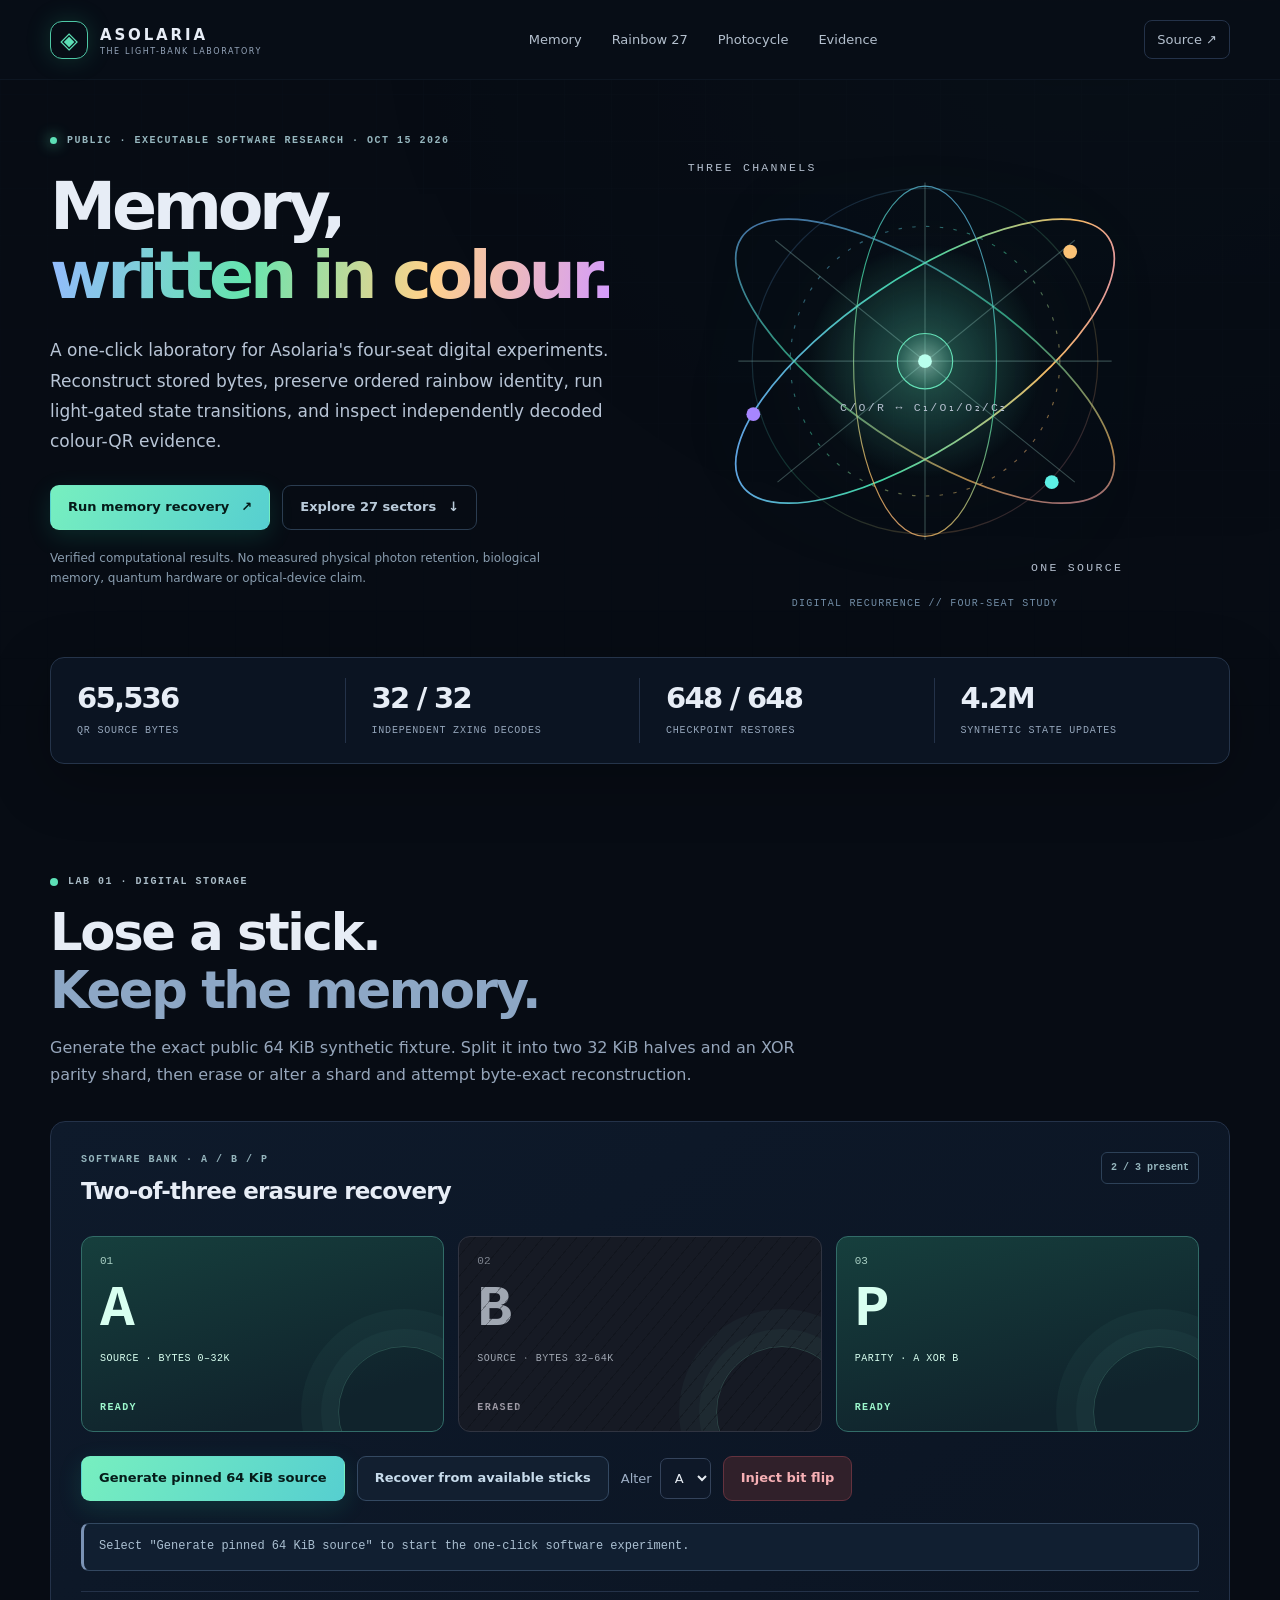
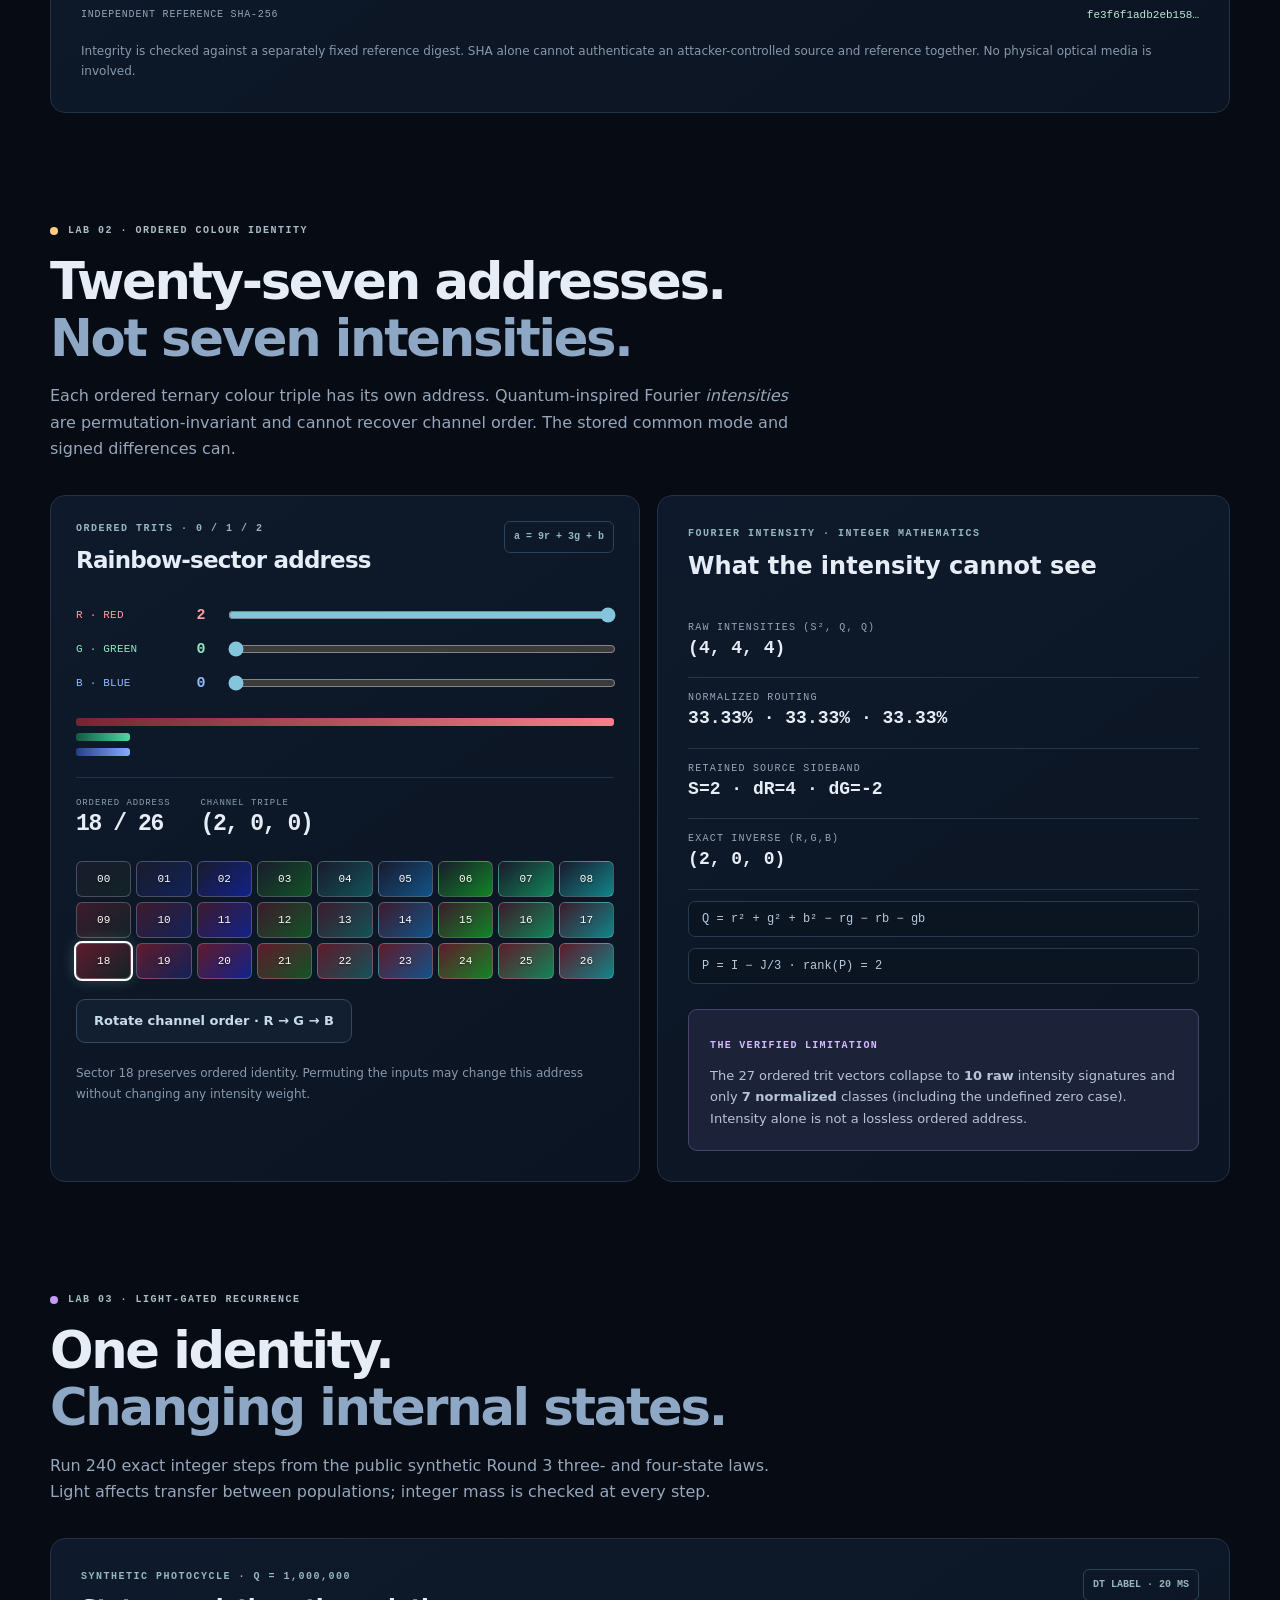
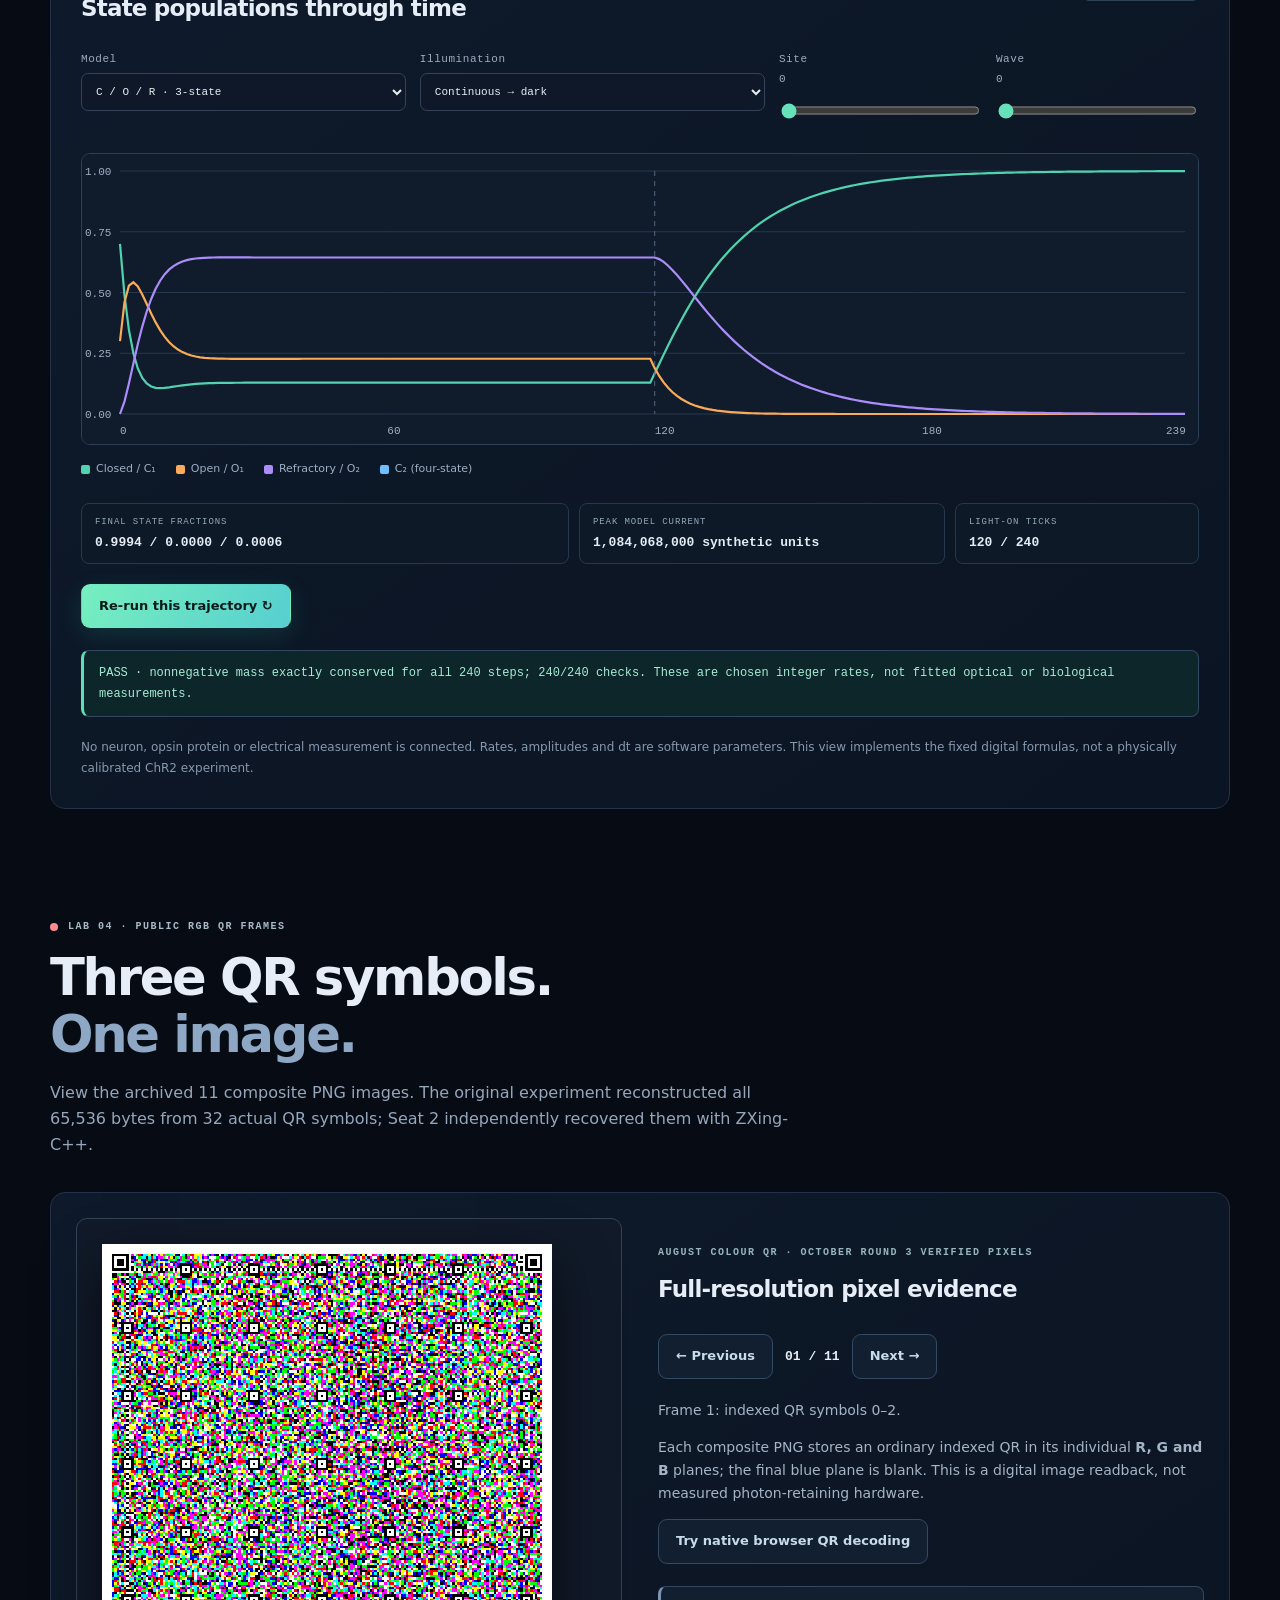
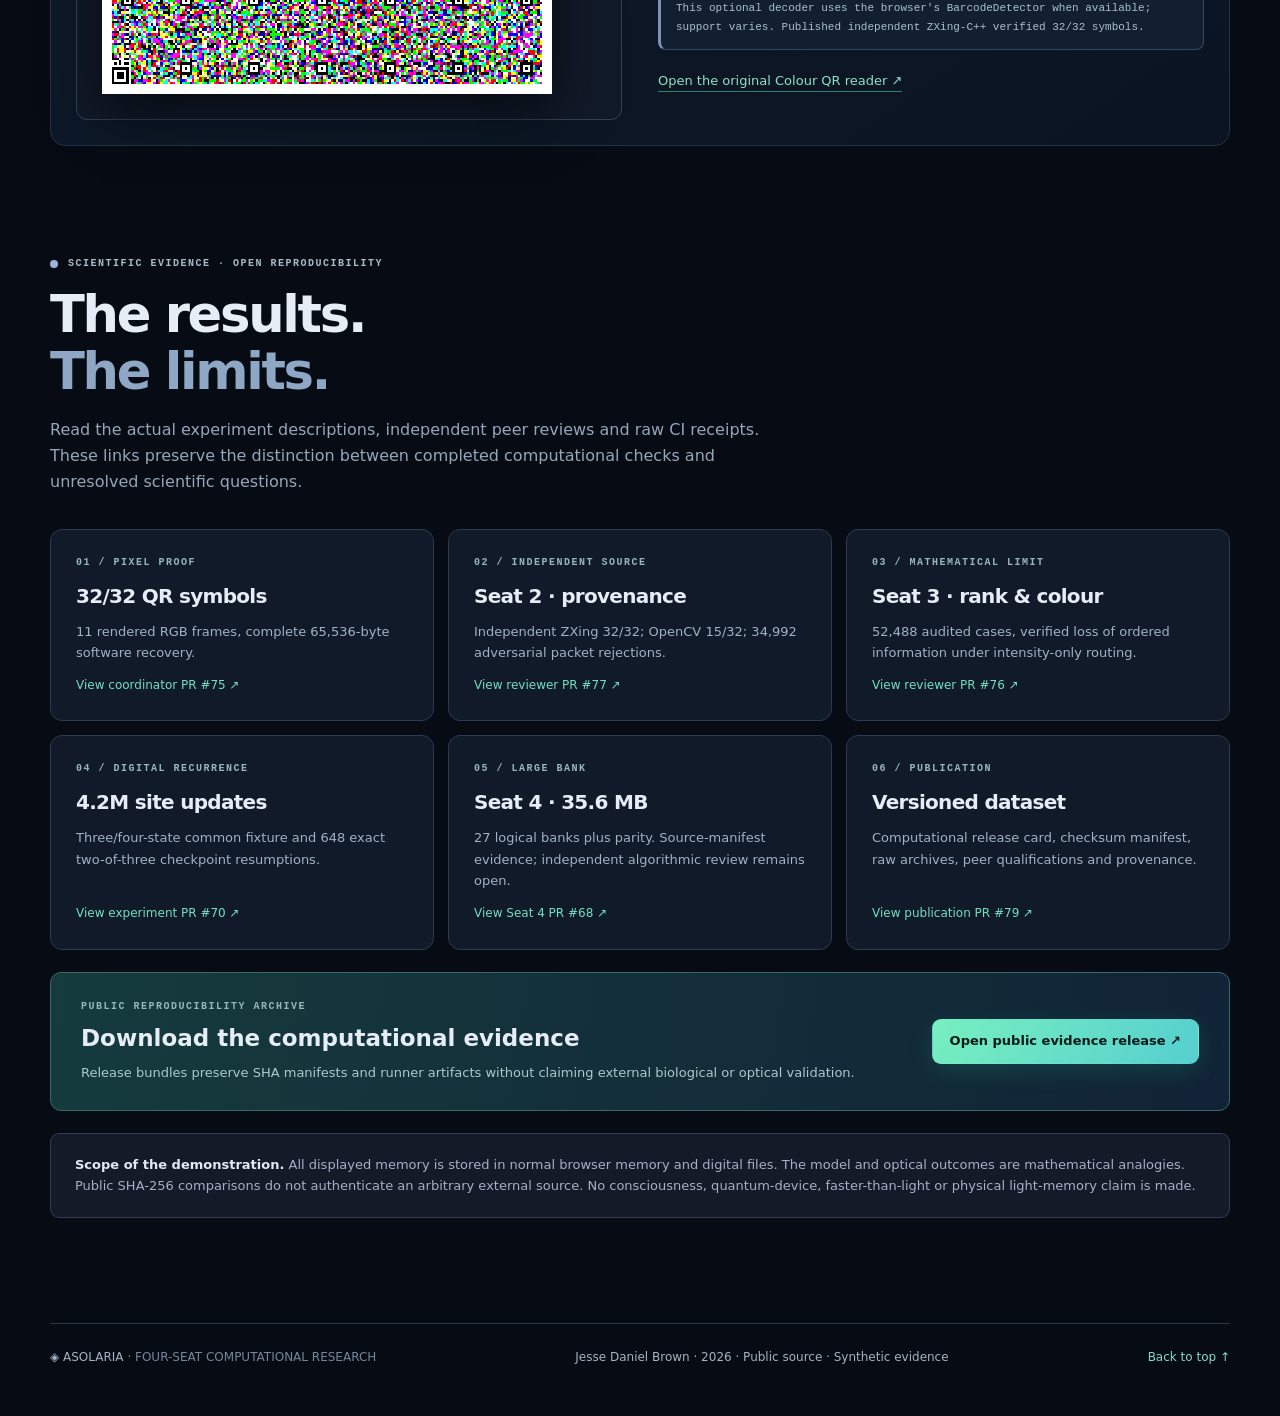
<file: asolaria-lightbank-demo/index.html>
<!doctype html>
<html lang="en">
<head>
  <meta charset="utf-8">
  <meta name="viewport" content="width=device-width, initial-scale=1">
  <meta name="theme-color" content="#080e17">
  <meta name="description" content="Open Asolaria's verified computational light-bank laboratory: recover 64 KiB from two-of-three shards, explore ordered rainbow sectors, run three/four-state light-gated recurrence, and view the real RGB QR frames.">
  <title>Asolaria Light-Bank Lab — One-Click Computational Demo</title>
  <link rel="stylesheet" href="./style.css">
  <script defer src="./app.js"></script>
</head>
<body>
  <div class="background-grid" aria-hidden="true"></div>
  <header class="topbar">
    <a href="#top" class="brand"><span class="brandmark" aria-hidden="true">◈</span><span><b>ASOLARIA</b><small>THE LIGHT-BANK LABORATORY</small></span></a>
    <nav aria-label="Primary">
      <button type="button" data-scroll="memory" class="nav-link">Memory</button>
      <button type="button" data-scroll="rainbow" class="nav-link">Rainbow 27</button>
      <button type="button" data-scroll="photocycle" class="nav-link">Photocycle</button>
      <button type="button" data-scroll="evidence" class="nav-link">Evidence</button>
    </nav>
    <a class="nav-github" target="_blank" rel="noopener" href="https://github.com/JesseBrown1980/asolaria-stone-to-moss">Source ↗</a>
  </header>
  <main id="top">
    <section class="hero content">
      <div class="hero-copy">
        <div class="eyebrow"><span class="pulse-dot"></span> PUBLIC · EXECUTABLE SOFTWARE RESEARCH · OCT 15 2026</div>
        <h1>Memory,<br><span class="rainbow-title">written in colour.</span></h1>
        <p class="intro">A one-click laboratory for Asolaria's four-seat digital experiments. Reconstruct stored bytes, preserve ordered rainbow identity, run light-gated state transitions, and inspect independently decoded colour-QR evidence.</p>
        <div class="hero-actions">
          <button type="button" class="button primary" data-scroll="memory">Run memory recovery <span>↗</span></button>
          <button type="button" class="button quiet" data-scroll="rainbow">Explore 27 sectors <span>↓</span></button>
        </div>
        <p class="honesty">Verified computational results. No measured physical photon retention, biological memory, quantum hardware or optical-device claim.</p>
      </div>
      <div class="hero-art" aria-hidden="true">
        <svg class="hero-orbit" viewBox="0 0 460 420" fill="none">
          <defs>
            <linearGradient id="orbit" x1="80" x2="390" y1="55" y2="350" gradientUnits="userSpaceOnUse"><stop stop-color="#6d8bff"/><stop offset=".45" stop-color="#42d5a5"/><stop offset=".75" stop-color="#f6ba65"/><stop offset="1" stop-color="#c765f5"/></linearGradient>
            <radialGradient id="core" cx=".5" cy=".5" r=".5"><stop stop-color="#d7ffee" stop-opacity=".95"/><stop offset=".23" stop-color="#50cba9" stop-opacity=".5"/><stop offset="1" stop-color="#50cba9" stop-opacity="0"/></radialGradient>
          </defs>
          <circle cx="230" cy="205" r="150" stroke="url(#orbit)" opacity=".20"/>
          <circle cx="230" cy="205" r="117" stroke="url(#orbit)" stroke-dasharray="3 9" opacity=".5"/>
          <ellipse cx="230" cy="205" rx="192" ry="73" stroke="url(#orbit)" stroke-width="1.5" transform="rotate(-34 230 205)"/>
          <ellipse cx="230" cy="205" rx="192" ry="73" stroke="url(#orbit)" stroke-width="1.5" transform="rotate(34 230 205)" opacity=".7"/>
          <ellipse cx="230" cy="205" rx="152" ry="62" stroke="url(#orbit)" transform="rotate(90 230 205)" opacity=".8"/>
          <circle cx="230" cy="205" r="102" fill="url(#core)" opacity=".6"/>
          <g stroke="#a4d9d0" opacity=".3"><path d="M230 50V360M68 205H392M100 100L360 310M102 310L360 100"/></g>
          <circle cx="230" cy="205" r="24" fill="#6ee9bd" fill-opacity=".13" stroke="#65dfb6"/>
          <circle cx="230" cy="205" r="6" fill="#b9ffed"/>
          <circle cx="81" cy="251" r="6" fill="#a786ff"/><circle cx="356" cy="110" r="6" fill="#fac276"/><circle cx="340" cy="310" r="6" fill="#5df0e5"/>
          <g font-family="ui-monospace,monospace" font-size="10" letter-spacing="2" fill="#b4bfce"><text x="24" y="40">THREE CHANNELS</text><text x="322" y="387">ONE SOURCE</text><text x="229" y="248" text-anchor="middle">C/O/R ↔ C₁/O₁/O₂/C₂</text></g>
        </svg>
        <div class="orbit-label">DIGITAL RECURRENCE // FOUR-SEAT STUDY</div>
      </div>
    </section>

    <section class="stats-strip content" aria-label="Published computational benchmarks">
      <div><strong>65,536</strong><span>QR SOURCE BYTES</span></div>
      <div><strong>32 / 32</strong><span>INDEPENDENT ZXING DECODES</span></div>
      <div><strong>648 / 648</strong><span>CHECKPOINT RESTORES</span></div>
      <div><strong>4.2M</strong><span>SYNTHETIC STATE UPDATES</span></div>
    </section>

    <section class="lab-section content" id="memory">
      <div class="section-title"><div class="label-line"><span class="mini-dot mint"></span> LAB 01 · DIGITAL STORAGE</div><h2>Lose a stick.<br><em>Keep the memory.</em></h2><p>Generate the exact public 64 KiB synthetic fixture. Split it into two 32 KiB halves and an XOR parity shard, then erase or alter a shard and attempt byte-exact reconstruction.</p></div>
      <div class="panel major">
        <div class="panel-head"><div><div class="micro">SOFTWARE BANK · A / B / P</div><h3>Two-of-three erasure recovery</h3></div><span class="corner-label" id="stickCount">2 / 3 present</span></div>
        <div class="sticks" aria-label="Toggle individual stick presence">
          <button type="button" id="stickA" class="stick"><span class="stick-number">01</span><span class="stick-glyph">A</span><span class="stick-desc">SOURCE · BYTES 0–32K</span><span class="availability">READY</span></button>
          <button type="button" id="stickB" class="stick missing"><span class="stick-number">02</span><span class="stick-glyph">B</span><span class="stick-desc">SOURCE · BYTES 32–64K</span><span class="availability">ERASED</span></button>
          <button type="button" id="stickP" class="stick"><span class="stick-number">03</span><span class="stick-glyph">P</span><span class="stick-desc">PARITY · A XOR B</span><span class="availability">READY</span></button>
        </div>
        <div class="controls">
          <button type="button" class="button primary" id="seedMemory">Generate pinned 64 KiB source</button>
          <button type="button" class="button outline" id="recoverMemory">Recover from available sticks</button>
          <label class="select-wrap">Alter <select id="tamperStick" aria-label="Select a stick to corrupt"><option>A</option><option>B</option><option>P</option></select></label>
          <button type="button" class="button danger" id="tamperMemory">Inject bit flip</button>
        </div>
        <div id="memoryResult" class="output" role="status" aria-live="polite">Select "Generate pinned 64 KiB source" to start the one-click software experiment.</div>
        <div class="sha-readout"><span>INDEPENDENT REFERENCE SHA-256</span><code id="memorySourceSha">fe3f6f1adb2eb158…</code></div>
        <p class="panel-fine">Integrity is checked against a separately fixed reference digest. SHA alone cannot authenticate an attacker-controlled source and reference together. No physical optical media is involved.</p>
      </div>
    </section>

    <section class="lab-section content" id="rainbow">
      <div class="section-title"><div class="label-line"><span class="mini-dot gold"></span> LAB 02 · ORDERED COLOUR IDENTITY</div><h2>Twenty-seven addresses.<br><em>Not seven intensities.</em></h2><p>Each ordered ternary colour triple has its own address. Quantum-inspired Fourier <i>intensities</i> are permutation-invariant and cannot recover channel order. The stored common mode and signed differences can.</p></div>
      <div class="rainbow-layout">
        <div class="panel rainbow-panel">
          <div class="panel-head"><div><div class="micro">ORDERED TRITS · 0 / 1 / 2</div><h3>Rainbow-sector address</h3></div><span class="corner-label">a = 9r + 3g + b</span></div>
          <div class="channel-controls">
            <label class="channel-label">R · RED <strong id="rVal">2</strong><input id="rainr" type="range" min="0" max="2" step="1" value="2" aria-label="Red trit"></label>
            <label class="channel-label">G · GREEN <strong id="gVal">0</strong><input id="raing" type="range" min="0" max="2" step="1" value="0" aria-label="Green trit"></label>
            <label class="channel-label">B · BLUE <strong id="bVal">0</strong><input id="rainb" type="range" min="0" max="2" step="1" value="0" aria-label="Blue trit"></label>
          </div>
          <div class="colour-bars"><div id="barr" class="colour-bar red"></div><div id="barg" class="colour-bar green"></div><div id="barb" class="colour-bar blue"></div></div>
          <div class="address-line"><div><span>ORDERED ADDRESS</span><strong id="rainAddr">18 / 26</strong></div><div><span>CHANNEL TRIPLE</span><strong id="rainVector">(2,0,0)</strong></div></div>
          <div class="sector-grid" id="sectorGrid" aria-label="Choose one of 27 ordered ternary colour sectors"></div>
          <button class="button outline" id="permutation" type="button">Rotate channel order · R → G → B</button>
          <p class="panel-fine" id="rainSectorNote">Each trit has an address.</p>
        </div>
        <div class="panel math-panel">
          <div class="micro">FOURIER INTENSITY · INTEGER MATHEMATICS</div><h3>What the intensity cannot see</h3>
          <div class="math-record"><span>RAW INTENSITIES (S², Q, Q)</span><strong id="rainIntensities">(4, 4, 4)</strong></div>
          <div class="math-record"><span>NORMALIZED ROUTING</span><strong id="rainProb">33.33% · 33.33% · 33.33%</strong></div>
          <div class="math-record"><span>RETAINED SOURCE SIDEBAND</span><strong id="rainAnchor">S=2 · dR=4 · dG=-2</strong></div>
          <div class="math-record"><span>EXACT INVERSE (R,G,B)</span><strong id="rainRecovered">(2,0,0)</strong></div>
          <div class="math-rule">Q = r² + g² + b² − rg − rb − gb</div>
          <div class="math-rule">P = I − J/3 · rank(P) = 2</div>
          <div class="proof-card"><strong>THE VERIFIED LIMITATION</strong><p>The 27 ordered trit vectors collapse to <b>10 raw</b> intensity signatures and only <b>7 normalized</b> classes (including the undefined zero case). Intensity alone is not a lossless ordered address.</p></div>
        </div>
      </div>
    </section>

    <section class="lab-section content" id="photocycle">
      <div class="section-title"><div class="label-line"><span class="mini-dot purple"></span> LAB 03 · LIGHT-GATED RECURRENCE</div><h2>One identity.<br><em>Changing internal states.</em></h2><p>Run 240 exact integer steps from the public synthetic Round 3 three- and four-state laws. Light affects transfer between populations; integer mass is checked at every step.</p></div>
      <div class="panel major">
        <div class="panel-head"><div><div class="micro">SYNTHETIC PHOTOCYCLE · Q = 1,000,000</div><h3>State populations through time</h3></div><span class="corner-label">DT LABEL · 20 MS</span></div>
        <div class="model-tools">
          <label>Model<select id="model"><option value="3">C / O / R · 3-state</option><option value="4">C₁ / O₁ / O₂ / C₂ · 4-state</option></select></label>
          <label>Illumination<select id="arm"><option value="continuous_then_dark">Continuous → dark</option><option value="long">Long pulses</option><option value="short">Short pulses</option><option value="dark">All dark</option></select></label>
          <label>Site <span id="siteLabel">0</span><input id="site" type="range" min="0" max="80" value="0"></label>
          <label>Wave <span id="waveLabel">0</span><input id="wave" type="range" min="0" max="26" value="0"></label>
        </div>
        <div class="trace-wrap"><canvas id="trace" width="800" height="290" aria-label="Population fractions over 240 synthetic steps" role="img"></canvas></div>
        <div class="plot-legend"><span><i class="leg mint"></i> Closed / C₁</span><span><i class="leg amber"></i> Open / O₁</span><span><i class="leg vio"></i> Refractory / O₂</span><span><i class="leg blu"></i> C₂ (four-state)</span></div>
        <div class="model-metrics"><div><span>FINAL STATE FRACTIONS</span><strong id="modelEnd">–</strong></div><div><span>PEAK MODEL CURRENT</span><strong id="modelMax">–</strong></div><div><span>LIGHT-ON TICKS</span><strong id="modelLit">–</strong></div></div>
        <div class="controls"><button type="button" class="button primary" id="rerunModel">Re-run this trajectory ↻</button></div>
        <div id="modelResult" class="output" role="status" aria-live="polite">Computing…</div>
        <p class="panel-fine">No neuron, opsin protein or electrical measurement is connected. Rates, amplitudes and dt are software parameters. This view implements the fixed digital formulas, not a physically calibrated ChR2 experiment.</p>
      </div>
    </section>

    <section class="lab-section content" id="qr-gallery">
      <div class="section-title"><div class="label-line"><span class="mini-dot coral"></span> LAB 04 · PUBLIC RGB QR FRAMES</div><h2>Three QR symbols.<br><em>One image.</em></h2><p>View the archived 11 composite PNG images. The original experiment reconstructed all 65,536 bytes from 32 actual QR symbols; Seat 2 independently recovered them with ZXing-C++.</p></div>
      <div class="panel gallery-panel">
        <div class="gallery-preview"><a id="qrImageLink" href="#" target="_blank" rel="noopener" title="Open full-size PNG"><img id="qrImage" width="555" height="555" src="assets/round3-light-being-qr-00.png" alt="Colour QR composite image, three independent QR planes"><span id="qrFallback" class="asset-fallback" hidden>Archived frame is being mirrored from the verified GitHub Actions receipt. The remaining demonstrations work independently.</span></a></div>
        <div class="gallery-info"><div class="micro">AUGUST COLOUR QR · OCTOBER ROUND 3 VERIFIED PIXELS</div><h3>Full-resolution pixel evidence</h3><div class="frame-row"><button type="button" class="button outline" id="framePrev">← Previous</button><strong id="frameCurrent">01 / 11</strong><button type="button" class="button outline" id="frameNext">Next →</button></div><p id="qrFrameNote"></p><p>Each composite PNG stores an ordinary indexed QR in its individual <b>R, G and B</b> planes; the final blue plane is blank. This is a digital image readback, not measured photon-retaining hardware.</p>
          <button id="detectQr" class="button outline" type="button">Try native browser QR decoding</button>
          <div id="qrDetectResult" class="output small" role="status">This optional decoder uses the browser's BarcodeDetector when available; support varies. Published independent ZXing-C++ verified 32/32 symbols.</div>
          <a class="text-link" href="https://jessebrown1980.github.io/the-colour-qr/" target="_blank" rel="noopener">Open the original Colour QR reader ↗</a></div>
      </div>
    </section>

    <section class="lab-section content" id="evidence">
      <div class="section-title"><div class="label-line"><span class="mini-dot slate"></span> SCIENTIFIC EVIDENCE · OPEN REPRODUCIBILITY</div><h2>The results.<br><em>The limits.</em></h2><p>Read the actual experiment descriptions, independent peer reviews and raw CI receipts. These links preserve the distinction between completed computational checks and unresolved scientific questions.</p></div>
      <div class="evidence-grid">
        <a class="evidence-item" target="_blank" rel="noopener" href="https://github.com/JesseBrown1980/asolaria-stone-to-moss/pull/75"><span class="evidence-counter">01 / PIXEL PROOF</span><strong>32/32 QR symbols</strong><p>11 rendered RGB frames, complete 65,536-byte software recovery.</p><span>View coordinator PR #75 ↗</span></a>
        <a class="evidence-item" target="_blank" rel="noopener" href="https://github.com/JesseBrown1980/asolaria-stone-to-moss/pull/77"><span class="evidence-counter">02 / INDEPENDENT SOURCE</span><strong>Seat 2 · provenance</strong><p>Independent ZXing 32/32; OpenCV 15/32; 34,992 adversarial packet rejections.</p><span>View reviewer PR #77 ↗</span></a>
        <a class="evidence-item" target="_blank" rel="noopener" href="https://github.com/JesseBrown1980/asolaria-stone-to-moss/pull/76"><span class="evidence-counter">03 / MATHEMATICAL LIMIT</span><strong>Seat 3 · rank & colour</strong><p>52,488 audited cases, verified loss of ordered information under intensity-only routing.</p><span>View reviewer PR #76 ↗</span></a>
        <a class="evidence-item" target="_blank" rel="noopener" href="https://github.com/JesseBrown1980/asolaria-stone-to-moss/pull/70"><span class="evidence-counter">04 / DIGITAL RECURRENCE</span><strong>4.2M site updates</strong><p>Three/four-state common fixture and 648 exact two-of-three checkpoint resumptions.</p><span>View experiment PR #70 ↗</span></a>
        <a class="evidence-item" target="_blank" rel="noopener" href="https://github.com/JesseBrown1980/asolaria-stone-to-moss/pull/68"><span class="evidence-counter">05 / LARGE BANK</span><strong>Seat 4 · 35.6 MB</strong><p>27 logical banks plus parity. Source-manifest evidence; independent algorithmic review remains open.</p><span>View Seat 4 PR #68 ↗</span></a>
        <a class="evidence-item" target="_blank" rel="noopener" href="https://github.com/JesseBrown1980/asolaria-stone-to-moss/pull/79"><span class="evidence-counter">06 / PUBLICATION</span><strong>Versioned dataset</strong><p>Computational release card, checksum manifest, raw archives, peer qualifications and provenance.</p><span>View publication PR #79 ↗</span></a>
      </div>
      <div class="release-panel"><div><div class="micro">PUBLIC REPRODUCIBILITY ARCHIVE</div><h3>Download the computational evidence</h3><p>Release bundles preserve SHA manifests and runner artifacts without claiming external biological or optical validation.</p></div><a class="button primary" href="https://github.com/JesseBrown1980/asolaria-stone-to-moss/releases/tag/round3-computational-2026-10-15" target="_blank" rel="noopener">Open public evidence release ↗</a></div>
      <div class="limit-note"><b>Scope of the demonstration.</b> All displayed memory is stored in normal browser memory and digital files. The model and optical outcomes are mathematical analogies. Public SHA-256 comparisons do not authenticate an arbitrary external source. No consciousness, quantum-device, faster-than-light or physical light-memory claim is made.</div>
    </section>
  </main>
  <footer class="footer content"><span>◈ ASOLARIA <span class="dim">· FOUR-SEAT COMPUTATIONAL RESEARCH</span></span><span>Jesse Daniel Brown · 2026 · Public source · Synthetic evidence</span><a href="#top">Back to top ↑</a></footer>
</body>
</html>
</file>
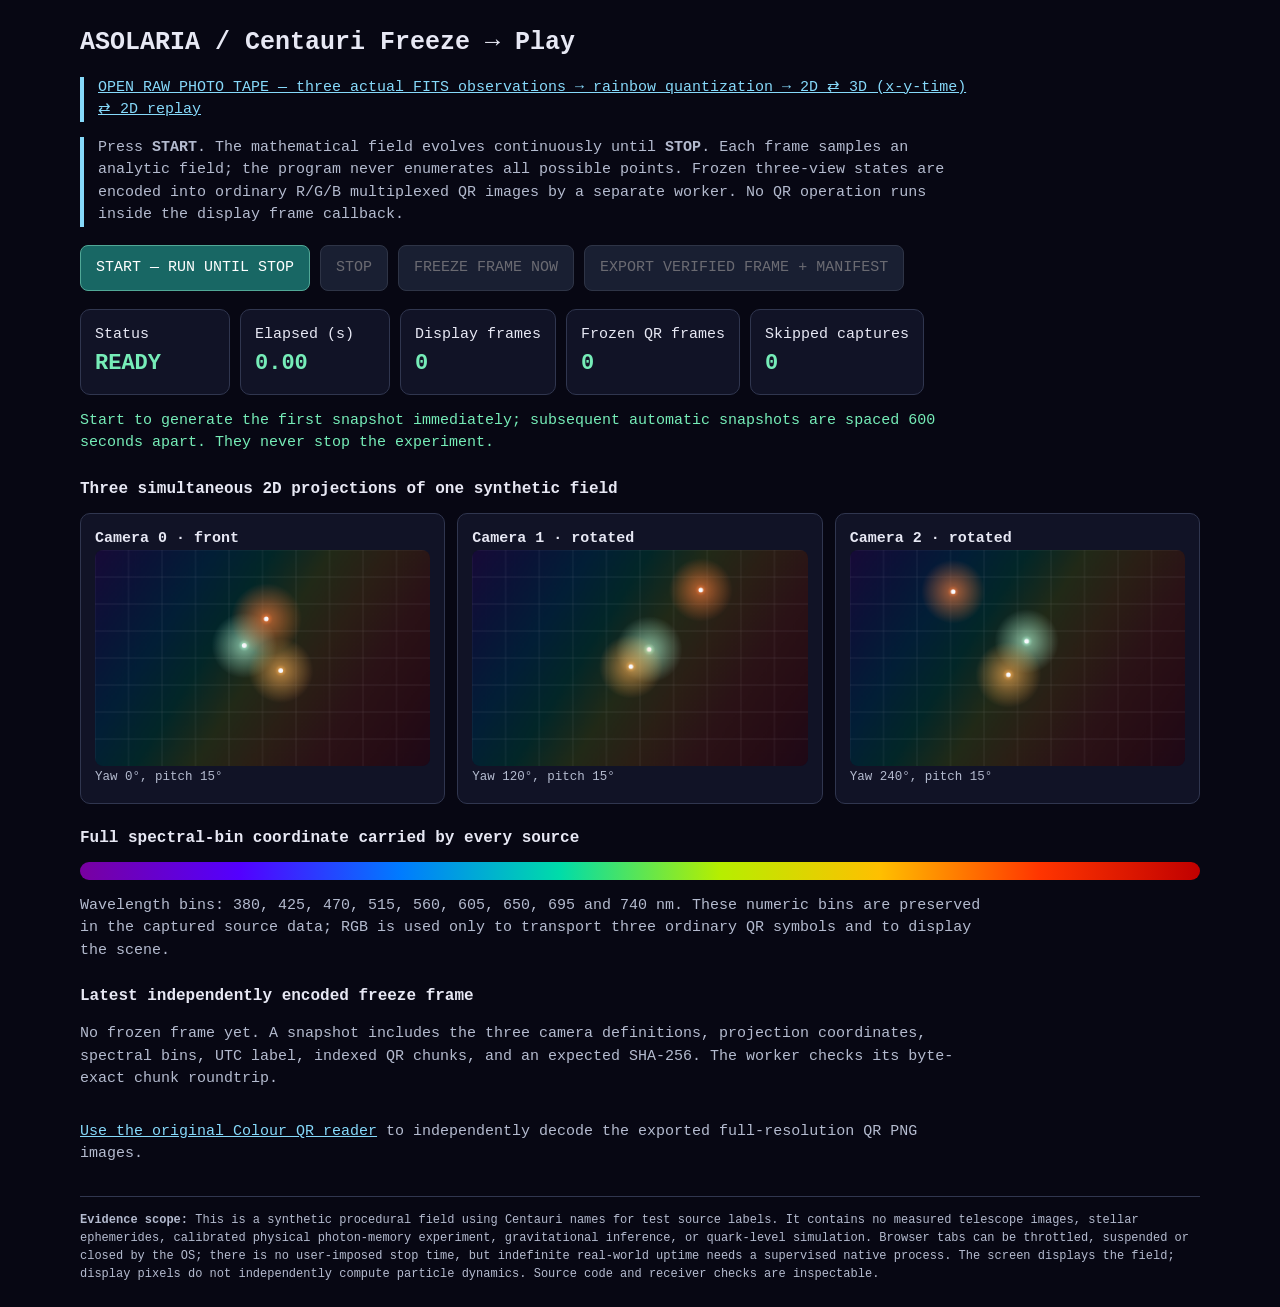
<file: centauri/index.html>
<!doctype html>
<html lang="en"><head><meta charset="utf-8"><meta name="viewport" content="width=device-width,initial-scale=1">
<title>Asolaria — Centauri Freeze / Play</title>
<style>
:root{color-scheme:dark;--bg:#070713;--panel:#111326;--line:#30364f;--fg:#e7e8f4;--dim:#b4bbcf;--a:#86d9fa;--ok:#76edb8}
*{box-sizing:border-box}body{background:var(--bg);color:var(--fg);font:15px/1.5 ui-monospace,monospace;margin:0;padding:24px}
main{max-width:1120px;margin:auto}h1{font-size:25px;margin:0 0 8px}h2{font-size:16px;margin:22px 0 12px}
p{color:var(--dim);max-width:100ch}a{color:var(--a)}.lead{border-left:4px solid var(--a);padding-left:14px}
.controls{display:flex;gap:10px;flex-wrap:wrap;margin:18px 0}
button{font:inherit;background:#364462;color:#fff;border:1px solid #697994;border-radius:8px;padding:11px 15px;cursor:pointer}
button.primary{background:#186764;border-color:#51a897}button:disabled{opacity:.4;cursor:default}
.metrics{display:flex;flex-wrap:wrap;gap:10px}.metric,.card{border:1px solid var(--line);background:var(--panel);border-radius:10px;padding:14px}
.metric{min-width:150px}.metric strong{display:block;font-size:22px;color:var(--ok)}
.row{display:grid;grid-template-columns:repeat(auto-fit,minmax(275px,1fr));gap:12px}
.card canvas{width:100%;aspect-ratio:1.55;display:block;border-radius:8px;background:#030513}
.card small{color:var(--dim)}.spectral{height:18px;border-radius:9px;background:linear-gradient(90deg,#7800a0,#5300ff,#007bff,#00dca9,#b6ee00,#ffbf00,#ff3500,#c00000)}
#qr-list{display:grid;grid-template-columns:repeat(auto-fit,minmax(220px,1fr));gap:12px}
.qr-item{border:1px solid var(--line);background:#fff;color:#111;padding:10px;border-radius:8px}
.qr-item canvas{width:100%;image-rendering:pixelated;background:#fff}.qr-item button{display:block;width:100%;margin-top:6px}
#notice{color:var(--ok);min-height:22px;white-space:pre-wrap}code{color:#ffda93}footer{margin-top:30px;border-top:1px solid var(--line);padding-top:14px;font-size:12px;color:var(--dim)}
</style></head>
<body><main>
<h1>ASOLARIA / Centauri Freeze → Play</h1>
<p class="lead"><a href="./observed/">OPEN RAW PHOTO TAPE — three actual FITS observations → rainbow quantization → 2D ⇄ 3D (x-y-time) ⇄ 2D replay</a></p>
<p class="lead">Press <b>START</b>. The mathematical field evolves continuously until <b>STOP</b>. Each frame samples an analytic field; the program never enumerates all possible points. Frozen three-view states are encoded into ordinary R/G/B multiplexed QR images by a separate worker. No QR operation runs inside the display frame callback.</p>
<div class="controls">
<button id="start" class="primary">START — RUN UNTIL STOP</button>
<button id="stop" disabled>STOP</button>
<button id="capture" disabled>FREEZE FRAME NOW</button>
<button id="export" disabled>EXPORT VERIFIED FRAME + MANIFEST</button>
</div>
<div class="metrics" role="status" aria-live="polite">
<div class="metric">Status <strong id="status">READY</strong></div>
<div class="metric">Elapsed (s) <strong id="elapsed">0.00</strong></div>
<div class="metric">Display frames <strong id="frame-count">0</strong></div>
<div class="metric">Frozen QR frames <strong id="captures">0</strong></div>
<div class="metric">Skipped captures <strong id="skipped">0</strong></div>
</div>
<p id="notice">Start to generate the first snapshot immediately; subsequent automatic snapshots are spaced 600 seconds apart. They never stop the experiment.</p>
<h2>Three simultaneous 2D projections of one synthetic field</h2>
<div class="row">
<div class="card"><b>Camera 0 · front</b><canvas id="view0" width="360" height="232"></canvas><small>Yaw 0°, pitch 15°</small></div>
<div class="card"><b>Camera 1 · rotated</b><canvas id="view1" width="360" height="232"></canvas><small>Yaw 120°, pitch 15°</small></div>
<div class="card"><b>Camera 2 · rotated</b><canvas id="view2" width="360" height="232"></canvas><small>Yaw 240°, pitch 15°</small></div>
</div>
<h2>Full spectral-bin coordinate carried by every source</h2>
<div class="spectral" aria-label="Illustrative visible rainbow from violet through red"></div>
<p>Wavelength bins: 380, 425, 470, 515, 560, 605, 650, 695 and 740 nm. These numeric bins are preserved in the captured source data; RGB is used only to transport three ordinary QR symbols and to display the scene.</p>
<h2>Latest independently encoded freeze frame</h2>
<p id="snapshot-info">No frozen frame yet. A snapshot includes the three camera definitions, projection coordinates, spectral bins, UTC label, indexed QR chunks, and an expected SHA-256. The worker checks its byte-exact chunk roundtrip.</p>
<div id="qr-list"></div>
<p><a href="https://jessebrown1980.github.io/the-colour-qr/" target="_blank" rel="noopener">Use the original Colour QR reader</a> to independently decode the exported full-resolution QR PNG images.</p>
<footer><b>Evidence scope:</b> This is a synthetic procedural field using Centauri names for test source labels. It contains no measured telescope images, stellar ephemerides, calibrated physical photon-memory experiment, gravitational inference, or quark-level simulation. Browser tabs can be throttled, suspended or closed by the OS; there is no user-imposed stop time, but indefinite real-world uptime needs a supervised native process. The screen displays the field; display pixels do not independently compute particle dynamics. Source code and receiver checks are inspectable.</footer>
</main><script type="module" src="./app.mjs"></script></body></html>
</file>
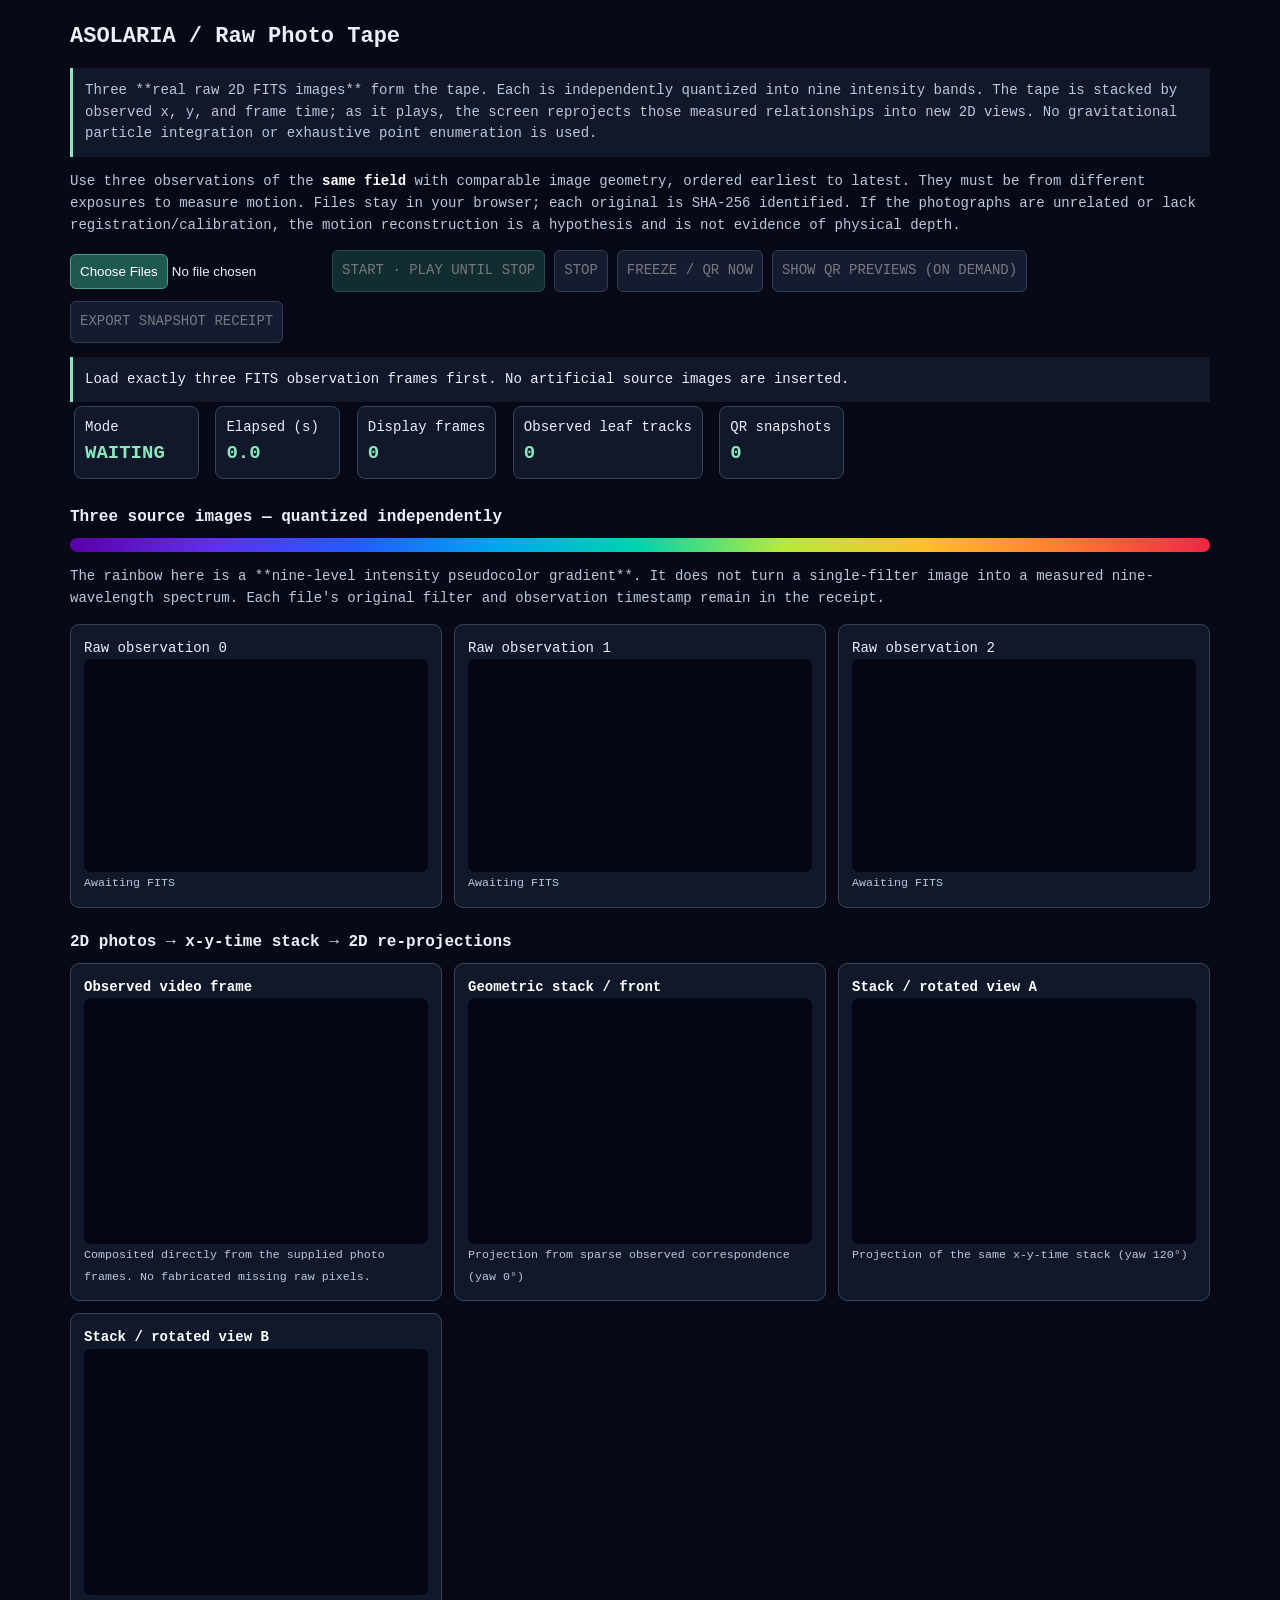
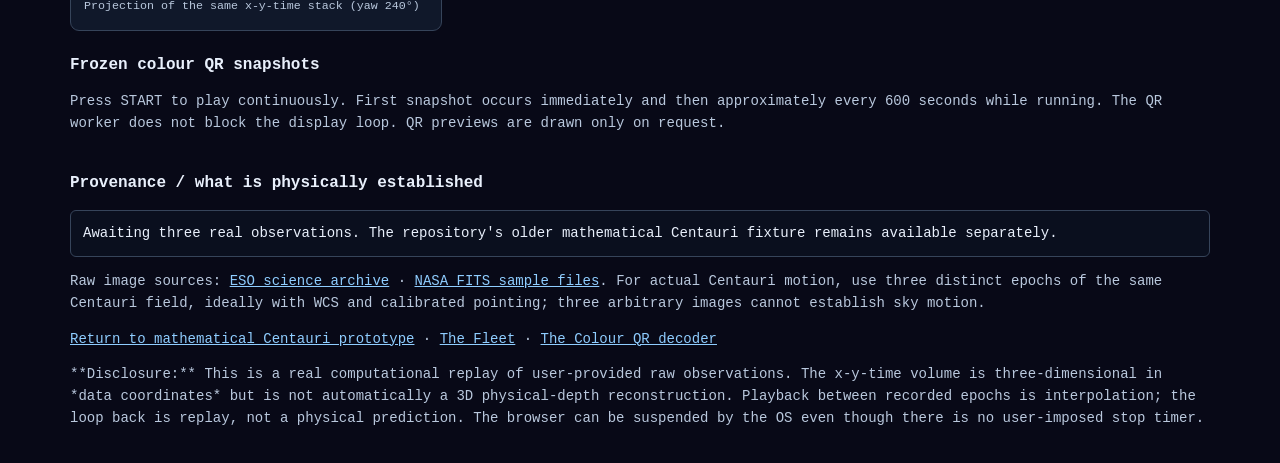
<file: centauri/observed/index.html>
<!doctype html><html lang="en"><head><meta charset="utf-8">
<meta name="viewport" content="width=device-width, initial-scale=1">
<title>Asolaria — Raw Photo Tape / 2D ⇄ 3D ⇄ 2D</title>
<style>
:root{color-scheme:dark;--bg:#080917;--card:#10182a;--line:#36445a;--text:#e9f0fc;--sub:#b9c8dd;--light:#89e8bd}
*{box-sizing:border-box}body{margin:0;background:var(--bg);color:var(--text);font:14px/1.55 ui-monospace,monospace;padding:20px}
main{max-width:1140px;margin:auto}a{color:#8fcdff}h1{font-size:22px;margin:0 0 8px}
h2{font-size:16px;margin:22px 0 8px}p,small{color:var(--sub)}
b,strong{color:#fff}.notice{border-left:3px solid var(--light);padding:12px;background:var(--card)}
.actions{display:flex;gap:9px;flex-wrap:wrap;align-items:center;margin:14px 0}
button,input::file-selector-button{background:#1d594f;border:1px solid #4b9b8f;color:#fff;font:inherit;border-radius:6px;padding:9px;cursor:pointer}
button.secondary{background:#28354c;border-color:#667b98}
button:disabled{opacity:.45;cursor:not-allowed}
.stat{display:inline-block;padding:10px;min-width:125px;background:var(--card);border:1px solid var(--line);border-radius:8px;margin:4px}
.stat b{display:block;font-size:19px;color:var(--light)}
.grid{display:grid;grid-template-columns:repeat(auto-fit,minmax(280px,1fr));gap:12px}
.panel{background:var(--card);border:1px solid var(--line);border-radius:9px;padding:13px;min-width:0}
canvas{display:block;width:100%;height:auto;max-height:320px;background:#040512;border-radius:7px;image-rendering:auto}
.gradient{height:14px;border-radius:10px;background:linear-gradient(90deg,#5a00a8,#6030ee,#245aff,#00a7ee,#00d4ad,#b5eb3a,#ffbf2b,#ff7932,#ed2745)}
#qr-list{display:grid;grid-template-columns:repeat(auto-fit,minmax(190px,1fr));gap:10px}
.qr{background:#fff;padding:7px;border-radius:8px;color:#111}.qr canvas{image-rendering:pixelated;max-height:none}
pre{white-space:pre-wrap;overflow-wrap:anywhere;background:#0a0f1e;padding:12px;border:1px solid var(--line);border-radius:6px}
</style></head><body><main>
<h1>ASOLARIA / Raw Photo Tape</h1>
<p class="notice">Three **real raw 2D FITS images** form the tape. Each is independently quantized into nine intensity bands. The tape is stacked by observed x, y, and frame time; as it plays, the screen reprojects those measured relationships into new 2D views. No gravitational particle integration or exhaustive point enumeration is used.</p>
<p>Use three observations of the <b>same field</b> with comparable image geometry, ordered earliest to latest. They must be from different exposures to measure motion. Files stay in your browser; each original is SHA-256 identified. If the photographs are unrelated or lack registration/calibration, the motion reconstruction is a hypothesis and is not evidence of physical depth.</p>
<div class="actions">
<input id="files" type="file" accept=".fits,.fit,.fts,application/fits,image/fits" multiple aria-label="Select three chronological raw FITS images">
<button id="start" disabled>START · PLAY UNTIL STOP</button>
<button id="stop" class="secondary" disabled>STOP</button>
<button id="freeze" class="secondary" disabled>FREEZE / QR NOW</button>
<button id="show-qr" class="secondary" disabled>SHOW QR PREVIEWS (ON DEMAND)</button>
<button id="export" class="secondary" disabled>EXPORT SNAPSHOT RECEIPT</button>
</div>
<div id="status" class="notice" role="status" aria-live="polite">Load exactly three FITS observation frames first. No artificial source images are inserted.</div>
<div>
<span class="stat">Mode <b id="mode">WAITING</b></span>
<span class="stat">Elapsed (s) <b id="elapsed">0.0</b></span>
<span class="stat">Display frames <b id="painted">0</b></span>
<span class="stat">Observed leaf tracks <b id="leaf-count">0</b></span>
<span class="stat">QR snapshots <b id="snapshots">0</b></span>
</div>
<h2>Three source images — quantized independently</h2>
<div class="gradient"></div>
<p>The rainbow here is a **nine-level intensity pseudocolor gradient**. It does not turn a single-filter image into a measured nine-wavelength spectrum. Each file's original filter and observation timestamp remain in the receipt.</p>
<div class="grid">
<div class="panel">Raw observation 0 <canvas id="source0" width="420" height="260"></canvas><small id="source-info0">Awaiting FITS</small></div>
<div class="panel">Raw observation 1 <canvas id="source1" width="420" height="260"></canvas><small id="source-info1">Awaiting FITS</small></div>
<div class="panel">Raw observation 2 <canvas id="source2" width="420" height="260"></canvas><small id="source-info2">Awaiting FITS</small></div>
</div>
<h2>2D photos → x-y-time stack → 2D re-projections</h2>
<div class="grid">
<div class="panel"><b>Observed video frame</b><canvas id="playback" width="420" height="300"></canvas><small>Composited directly from the supplied photo frames. No fabricated missing raw pixels.</small></div>
<div class="panel"><b>Geometric stack / front</b><canvas id="stack0" width="420" height="300"></canvas><small>Projection from sparse observed correspondence (yaw 0°)</small></div>
<div class="panel"><b>Stack / rotated view A</b><canvas id="stack1" width="420" height="300"></canvas><small>Projection of the same x-y-time stack (yaw 120°)</small></div>
<div class="panel"><b>Stack / rotated view B</b><canvas id="stack2" width="420" height="300"></canvas><small>Projection of the same x-y-time stack (yaw 240°)</small></div>
</div>
<h2>Frozen colour QR snapshots</h2>
<p id="qr-info">Press START to play continuously. First snapshot occurs immediately and then approximately every 600 seconds while running. The QR worker does not block the display loop. QR previews are drawn only on request.</p>
<div id="qr-list"></div>
<h2>Provenance / what is physically established</h2>
<pre id="provenance">Awaiting three real observations. The repository's older mathematical Centauri fixture remains available separately.</pre>
<p>Raw image sources: <a href="https://archive.eso.org/eso/eso_archive_main.html">ESO science archive</a> · <a href="https://science.data.nasa.gov/fits/sample-files">NASA FITS sample files</a>. For actual Centauri motion, use three distinct epochs of the same Centauri field, ideally with WCS and calibrated pointing; three arbitrary images cannot establish sky motion.</p>
<p><a href="../">Return to mathematical Centauri prototype</a> · <a href="../../">The Fleet</a> · <a href="https://jessebrown1980.github.io/the-colour-qr/">The Colour QR decoder</a></p>
<footer><p>**Disclosure:** This is a real computational replay of user-provided raw observations. The x-y-time volume is three-dimensional in *data coordinates* but is not automatically a 3D physical-depth reconstruction. Playback between recorded epochs is interpolation; the loop back is replay, not a physical prediction. The browser can be suspended by the OS even though there is no user-imposed stop timer.</p></footer>
</main><script type="module" src="./player.mjs"></script></body></html>
</file>
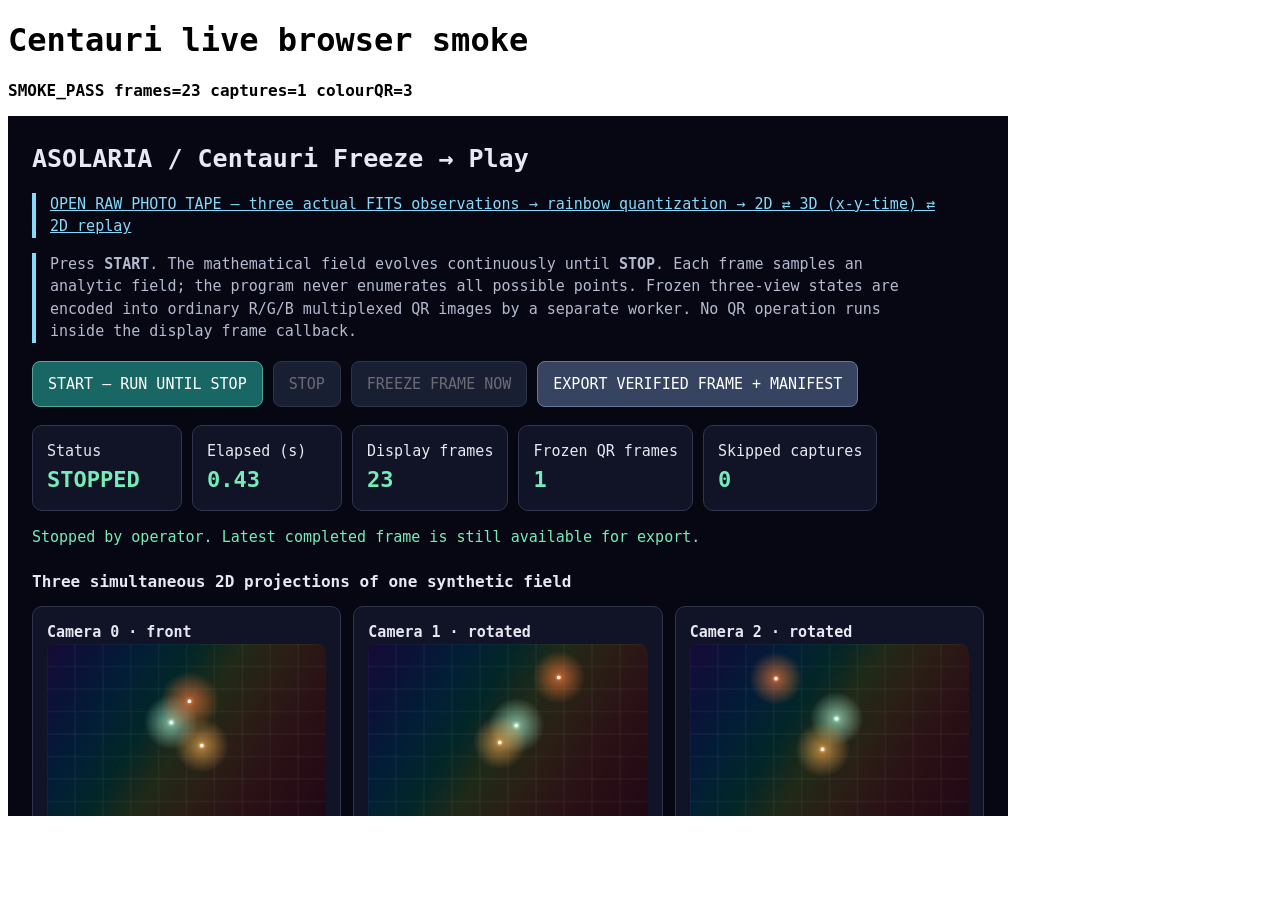
<file: centauri/browser-smoke.html>
<!doctype html><html lang="en"><head><meta charset="utf-8"><title>Centauri browser smoke</title>
<style>body{font:16px monospace}iframe{width:1000px;height:700px;border:0}pre{font-weight:bold}</style></head>
<body><h1>Centauri live browser smoke</h1><pre id="result">WAITING</pre>
<iframe id="experiment" src="./index.html"></iframe>
<script>
const message=document.getElementById("result"),iframe=document.getElementById("experiment");
function fail(why){message.textContent="SMOKE"+"_"+ "FAIL "+why;}
iframe.onload=()=>{
  const d=iframe.contentDocument;
  try{d.getElementById("start").click();}catch(err){fail("start "+err);return;}
  let polls=0;
  const check=setInterval(()=>{
    polls++;
    try{
      const frames=Number(d.getElementById("frame-count").textContent);
      const captures=Number(d.getElementById("captures").textContent);
      const qrs=d.querySelectorAll("#qr-list canvas").length;
      if(frames>2&&captures>0&&qrs>0){
        const qr=d.querySelector("#qr-list canvas");
        if(qr.width<200)throw Error("QR canvas too small");
        d.getElementById("stop").click();
        if(d.getElementById("status").textContent!=="STOPPED")throw Error("stop failed");
        clearInterval(check);
        message.textContent="SMOKE"+"_"+"PASS frames="+frames+" captures="+captures+" colourQR="+qrs;
      }
    }catch(err){clearInterval(check);fail(String(err));}
    if(polls>300){clearInterval(check);fail("timeout frames="+d.getElementById("frame-count").textContent+" captures="+d.getElementById("captures").textContent+" status="+d.getElementById("status").textContent+" notice="+d.getElementById("notice").textContent);}
  },100);
};
</script></body></html>
</file>
<file: asolaria-lightbank-demo/style.css>
:root{color-scheme:dark;--bg:#070c14;--paper:#e7edf6;--dim:#96a6bb;--border:#243249;--panel:#0c1625;--panel2:#101d2f;--mint:#5de0b6;--gold:#ffcb83;--vio:#c29cf8;--blue:#83b9ff;--coral:#ff8b91}*{box-sizing:border-box}html{scroll-behavior:smooth}body{margin:0;background:var(--bg);color:var(--paper);font:15px/1.65 system-ui,-apple-system,Segoe UI,Inter,Roboto,sans-serif;-webkit-font-smoothing:antialiased}button,input,select{font:inherit}button{cursor:pointer}button:focus-visible,a:focus-visible,input:focus-visible,select:focus-visible{outline:3px solid var(--mint);outline-offset:4px}a{color:inherit}.background-grid{pointer-events:none;z-index:-1;position:fixed;inset:0;background-image:linear-gradient(#20304723 1px,transparent 1px),linear-gradient(90deg,#20304723 1px,transparent 1px),radial-gradient(ellipse at 85% 3%,#163d472f,transparent 47%);background-size:47px 47px,47px 47px,100% 100%;mask-image:linear-gradient(#0005,transparent 85%)}.content{width:min(1180px,calc(100% - 48px));margin-inline:auto}.topbar{height:80px;padding:0 max(24px,calc((100vw - 1180px)/2));display:flex;align-items:center;gap:35px;border-bottom:1px solid #273b5333;background:#080e17df;backdrop-filter:blur(18px);position:sticky;top:0;z-index:20}.brand{text-decoration:none;display:flex;gap:12px;align-items:center;white-space:nowrap}.brandmark{width:38px;height:38px;border:1px solid #4ec7a5;border-radius:12px;display:grid;place-items:center;font-size:23px;color:var(--mint);box-shadow:0 0 24px #32bb8c35}.brand b{font-size:15px;letter-spacing:.19em}.brand small{display:block;color:var(--dim);font-size:8px;letter-spacing:.20em;line-height:1}.topbar nav{display:flex;gap:6px;flex:1;justify-content:center}.nav-link,.nav-github{padding:8px 12px;background:transparent;color:#b4c0ce;border:0;border-radius:8px;font-size:13px;text-decoration:none}.nav-link:hover,.nav-github:hover{background:#142239;color:#fff}.nav-github{border:1px solid var(--border)}.hero{display:grid;grid-template-columns:1fr .95fr;align-items:center;gap:10px;min-height:570px;padding-top:45px;padding-bottom:48px}.hero-copy{position:relative;z-index:2}.eyebrow,.micro,.label-line,.corner-label,.evidence-counter{font:600 10px/1.6 ui-monospace,SFMono-Regular,Consolas,monospace;letter-spacing:.15em;color:#96b6be}.eyebrow{display:flex;align-items:center;gap:10px;margin-bottom:23px}.pulse-dot{height:7px;width:7px;background:var(--mint);border-radius:50%;box-shadow:0 0 14px #53dbab}.hero h1{font-weight:620;letter-spacing:-.065em;font-size:clamp(54px,5.2vw,80px);line-height:1.04;margin:0 0 25px}.rainbow-title{background:linear-gradient(100deg,#94baff 0%,#66e4af 35%,#ffd28a 67%,#d39aff 100%);background-clip:text;color:transparent}.intro{font-size:17px;color:#b8c5d6;max-width:560px;line-height:1.78}.hero-actions,.controls,.frame-row{display:flex;gap:12px;flex-wrap:wrap;align-items:center}.hero-actions{margin-top:29px}.button{border-radius:9px;padding:13px 17px;border:1px solid transparent;display:inline-flex;align-items:center;justify-content:center;gap:12px;font-size:13px;font-weight:650;line-height:1.3;transition:transform .15s,background .15s,color .15s;text-decoration:none;white-space:normal}.button:active{transform:scale(.975)}.button:disabled{opacity:.55;cursor:wait}.button.primary{color:#051b19;background:linear-gradient(120deg,#77efbf,#56cfd0);box-shadow:0 7px 25px #24e9b122}.button.primary:hover{filter:brightness(1.08)}.button.outline{color:#c7dbeb;background:#121f30;border-color:#344962}.button.outline:hover{background:#1a2e45}.button.quiet{background:transparent;color:#bacbda;border-color:#2b3d51}.button.danger{background:#30202a;color:#f7b0b5;border:1px solid #64323e}.button.danger:hover{background:#512834}.honesty{font-size:12px;max-width:520px;color:#899daf;margin-top:19px}.hero-art{position:relative;display:flex;align-items:center;justify-content:center;max-width:530px}.hero-orbit{width:100%;height:auto;filter:drop-shadow(0 6px 65px #3bc49926);animation:float 8s ease-in-out infinite}.orbit-label{position:absolute;bottom:0;font:10px ui-monospace,monospace;letter-spacing:.12em;color:#728da6}@keyframes float{50%{transform:translateY(-9px)}}.stats-strip{border:1px solid #25344a;background:#0b1422;border-radius:14px;display:grid;grid-template-columns:repeat(4,1fr);padding:20px 0;box-shadow:0 16px 60px #0004}.stats-strip>div{padding:3px 26px;border-right:1px solid var(--border)}.stats-strip>div:last-child{border:0}.stats-strip strong{display:block;font-size:29px;font-weight:620;letter-spacing:-.06em;line-height:1.2;font-variant-numeric:tabular-nums}.stats-strip span{font:10px/1.5 ui-monospace,monospace;letter-spacing:.08em;color:#95a6bb}.lab-section{padding-top:110px;scroll-margin-top:95px}.section-title{max-width:820px;margin:0 0 33px}.label-line{color:#a9bbc6;display:flex;gap:10px;align-items:center}.mini-dot{width:8px;height:8px;border-radius:50%;display:inline-block}.mini-dot.mint{background:var(--mint)}.mini-dot.gold{background:var(--gold)}.mini-dot.purple{background:var(--vio)}.mini-dot.coral{background:var(--coral)}.mini-dot.slate{background:#9cb3db}.section-title h2{font-size:clamp(35px,4vw,53px);line-height:1.12;letter-spacing:-.045em;font-weight:625;margin:14px 0}.section-title h2 em{font-style:normal;color:#8da7c5}.section-title p{color:var(--dim);max-width:750px;font-size:16px}.panel{background:linear-gradient(145deg,#0e1a2b,#0b1422);border:1px solid var(--border);border-radius:15px;padding:25px}.panel.major{padding:30px}.panel-head{display:flex;align-items:flex-start;justify-content:space-between;gap:12px;margin-bottom:25px}.panel-head h3,.gallery-info h3{font-size:23px;letter-spacing:-.035em;font-weight:610;margin:5px 0 0}.corner-label{border:1px solid #2d4158;border-radius:6px;padding:7px 9px;letter-spacing:0;white-space:nowrap}.sticks{display:grid;grid-template-columns:repeat(3,1fr);gap:14px;margin-bottom:24px}.stick{min-height:196px;display:flex;flex-direction:column;text-align:left;align-items:flex-start;padding:18px;border:1px solid #326c68;border-radius:12px;background:linear-gradient(165deg,#163f3d,#10232c 80%);color:#d8fff0;position:relative;overflow:hidden;transition:transform .16s,border .16s;gap:3px}.stick:before{content:"";position:absolute;right:-27px;bottom:-47px;width:130px;height:130px;border:1px solid #84e8c832;border-radius:100%;box-shadow:0 0 0 17px #84e8c80a,0 0 0 37px #84e8c80a}.stick:hover{transform:translateY(-3px);border-color:#7ce4c5}.stick.missing{background:#161a24;color:#a0a7b2;border-color:#303441}.stick.missing:after{content:"";position:absolute;inset:0;background:repeating-linear-gradient(130deg,transparent,transparent 12px,#070a0f4d 12px,#070a0f4d 13px);pointer-events:none}.stick.corrupt:not(.missing){background:#392028;border-color:#b94d56}.stick-number{font:11px ui-monospace,monospace;opacity:.75}.stick-glyph{font:650 58px/1.1 ui-monospace,monospace;letter-spacing:-.1em;margin:8px 0}.stick-desc{font:10px ui-monospace,monospace;letter-spacing:.05em}.availability{font:700 10px ui-monospace,monospace;letter-spacing:.14em;color:#9df8cd;margin-top:auto}.stick.missing .availability{color:#9e9ba6}.stick.corrupt .availability{color:#ffb1ae}.select-wrap{display:flex;align-items:center;gap:8px;color:#9daec5;font-size:13px}.select-wrap select,.model-tools select{background:#0e1828;color:#e7edf4;border:1px solid #34435b;border-radius:7px;padding:11px 10px;max-width:100%}.output{margin-top:22px;border:1px solid #334760;background:#111f31;border-left:3px solid #7b93b5;border-radius:8px;padding:12px 15px;color:#aabfd1;font:12px/1.7 ui-monospace,monospace;min-height:48px;white-space:normal;overflow-wrap:anywhere}.output[data-kind=ok]{border-left-color:#5de0b6;background:#0d2629;color:#a5edd4}.output[data-kind=bad]{border-left-color:#fd858c;background:#2a1b29;color:#ffc8c3}.output.small{font-size:11px}.sha-readout{display:flex;gap:15px;justify-content:space-between;margin-top:20px;padding-top:17px;border-top:1px solid var(--border);align-items:flex-start}.sha-readout span{font:10px ui-monospace,monospace;letter-spacing:.08em;color:#91a5bc;white-space:nowrap}.sha-readout code{font:11px ui-monospace,monospace;overflow-wrap:anywhere;color:#bee8d6;text-align:right}.panel-fine{font-size:12px;color:#8799ae;line-height:1.7;margin:20px 0 0}.rainbow-layout{display:grid;grid-template-columns:1.03fr 1fr;gap:17px}.channel-controls{display:grid;gap:14px;margin:25px 0}.channel-label{display:grid;grid-template-columns:100px 30px 1fr;align-items:center;gap:10px;font:11px ui-monospace,monospace;letter-spacing:.02em}.channel-label strong{text-align:center;font-size:15px}.channel-label input{width:100%;accent-color:#83c5db;cursor:pointer}.channel-label:nth-child(1){color:#ff9c9f}.channel-label:nth-child(2){color:#8ee9bd}.channel-label:nth-child(3){color:#91bafd}.colour-bars{display:grid;gap:7px;padding-bottom:21px;border-bottom:1px solid var(--border)}.colour-bar{height:8px;border-radius:3px;min-width:8px;transition:width .25s}.colour-bar.red{background:linear-gradient(90deg,#742532,#f97e89)}.colour-bar.green{background:linear-gradient(90deg,#145941,#4ed8a3)}.colour-bar.blue{background:linear-gradient(90deg,#273f89,#85acff)}.address-line{display:flex;gap:30px;padding:20px 0}.address-line>div{display:flex;flex-direction:column}.address-line span{font:9px ui-monospace,monospace;color:#899db1;letter-spacing:.10em}.address-line strong{font:600 23px/1.4 ui-monospace,monospace;letter-spacing:-.06em}.sector-grid{display:grid;grid-template-columns:repeat(9,minmax(0,1fr));gap:5px;margin-bottom:20px}.sector{height:36px;min-width:0;border-radius:6px;border:1px solid #ffffff38;color:#fff;font:11px ui-monospace,monospace;background:linear-gradient(140deg,rgba(var(--rs),30,50,.5),rgba(20,var(--gs),var(--bs),.7));text-shadow:0 1px 2px #0008;cursor:pointer}.sector:hover{border-color:#fff}.sector.active{outline:2px solid #fff;outline-offset:0;box-shadow:0 0 15px #b4f6d24d}.math-panel{padding:30px}.math-panel h3{font-size:24px;line-height:1.3;margin:9px 0 25px}.math-record{border-bottom:1px solid #25364a;padding:14px 0}.math-record span{font:10px ui-monospace,monospace;letter-spacing:.12em;color:#96a6bb;display:block}.math-record strong{font:600 18px/1.7 ui-monospace,monospace;overflow-wrap:anywhere}.math-rule{border:1px solid #283950;background:#0b1522;border-radius:7px;padding:10px 13px;margin-top:11px;color:#b6c9dc;font:12px ui-monospace,monospace}.proof-card{background:#1c2339;border:1px solid #49436c;border-radius:9px;margin-top:25px;padding:21px}.proof-card strong{font:700 10px ui-monospace,monospace;color:#d6b9ff;letter-spacing:.13em}.proof-card p{margin:9px 0 0;font-size:13px;color:#b7c3d6}.model-tools{display:grid;grid-template-columns:1.6fr 1.7fr 1fr 1fr;gap:14px;margin-bottom:25px}.model-tools label{display:flex;flex-direction:column;gap:8px;font:11px ui-monospace,monospace;letter-spacing:.05em;color:#9bacc0}.model-tools input{accent-color:#65e2ba;max-width:100%;min-height:31px}.trace-wrap{border-radius:9px;overflow:hidden;border:1px solid #2e4057;background:#101b2c}.trace-wrap canvas{display:block;width:100%;height:290px}.plot-legend{display:flex;flex-wrap:wrap;gap:20px;margin:15px 0 24px;font-size:11px;color:#9dafc4}.plot-legend span{display:flex;align-items:center;gap:6px}.leg{height:9px;width:9px;border-radius:2px;display:inline-block}.leg.mint{background:#50d3af}.leg.amber{background:#faab59}.leg.vio{background:#aa8dfa}.leg.blu{background:#6fbeff}.model-metrics{display:grid;grid-template-columns:2fr 1.5fr 1fr;gap:10px;margin-bottom:20px}.model-metrics>div{padding:13px;border:1px solid #26384e;border-radius:8px;background:#0d1927}.model-metrics span{display:block;font:9px ui-monospace,monospace;letter-spacing:.10em;color:#96a9bb}.model-metrics strong{display:block;font:600 13px ui-monospace,monospace;color:#e2ebf3;overflow-wrap:anywhere;margin-top:8px}.gallery-panel{display:grid;grid-template-columns:1fr 1fr;gap:36px;align-items:center}.gallery-preview{min-height:300px;display:flex;align-items:center;justify-content:center;border-radius:11px;background:#111a29;padding:25px;border:1px solid #344254}.gallery-preview>a{position:relative;display:block;max-width:100%}.gallery-preview img{height:auto;width:min(100%,450px);image-rendering:pixelated;display:block;box-shadow:0 20px 50px #0009;background:#fff}.asset-fallback{position:absolute;inset:0;background:#0f1d2fe0;display:grid;place-items:center;text-align:center;color:#ced9e7;padding:25px}.asset-fallback[hidden]{display:none}.gallery-info h3{margin:10px 0 25px}.gallery-info p{color:#a4b4c6;font-size:14px}.frame-row{margin:20px 0}.frame-row strong{font:700 13px ui-monospace,monospace}.text-link{display:inline-block;margin-top:20px;color:#94dfc5;font-size:13px;text-decoration:none;border-bottom:1px solid #2c806a}.text-link:hover{color:white}.evidence-grid{display:grid;grid-template-columns:repeat(3,1fr);gap:14px}.evidence-item{display:flex;flex-direction:column;gap:12px;text-decoration:none;padding:25px;border:1px solid #2b3b50;background:#101a28;border-radius:12px;transition:transform .15s,border-color .15s}.evidence-item:hover{transform:translateY(-3px);border-color:#5eac9b}.evidence-counter{color:#99b6bf}.evidence-item strong{font-size:20px;letter-spacing:-.035em;line-height:1.3}.evidence-item p{flex:1;font-size:13px;color:#a2b2c5;margin:0}.evidence-item>span:last-child{font-size:12px;color:#74dfbf}.release-panel{padding:26px 30px;background:linear-gradient(100deg,#153b3d,#112336);border:1px solid #376a67;border-radius:11px;margin:22px 0;display:flex;justify-content:space-between;align-items:center;gap:22px}.release-panel h3{margin:5px 0;font-size:23px}.release-panel p{margin:0;color:#abcacb;font-size:13px}.limit-note{background:#151a29;border:1px solid #343b54;border-radius:9px;padding:20px 24px;color:#a4b0c4;font-size:13px}.limit-note b{color:#e0eaf6}.footer{border-top:1px solid #29384c;display:flex;flex-wrap:wrap;gap:18px;justify-content:space-between;align-items:center;margin-top:105px;padding:24px 0 45px;font-size:12px;color:#a4b3c5}.footer .dim{color:#74869d}.footer a{color:#86dac3;text-decoration:none}@media(max-width:1050px){.topbar{gap:12px}.hero{min-height:500px}.rainbow-layout{grid-template-columns:1fr}.math-panel{padding:25px}.model-tools{grid-template-columns:1fr 1fr}.evidence-grid{grid-template-columns:repeat(2,1fr)}}@media(max-width:730px){.content{width:min(100% - 30px,1180px)}.topbar{padding:0 15px;height:auto;min-height:65px;flex-wrap:wrap;gap:5px;justify-content:space-between}.topbar nav{width:100%;order:3;flex:none;overflow:auto;justify-content:flex-start;padding-bottom:8px}.nav-link{padding:8px}.brand small{font-size:7px}.nav-github{font-size:11px}.hero{display:flex;flex-direction:column;min-height:0;padding:42px 0 30px}.hero-art{width:min(100%,330px);margin:0 auto}.hero h1{font-size:clamp(45px,10vw,66px)}.intro{font-size:15px}.stats-strip{grid-template-columns:repeat(2,1fr);padding:0}.stats-strip>div{padding:17px;border-right:1px solid var(--border);border-bottom:1px solid var(--border)}.stats-strip strong{font-size:24px}.stats-strip span{font-size:9px}.lab-section{padding-top:75px;scroll-margin-top:125px}.panel.major,.panel,.math-panel{padding:18px}.panel-head{flex-wrap:wrap}.panel-head h3{font-size:21px}.sticks{gap:8px}.stick{min-height:145px;padding:12px}.stick-glyph{font-size:43px}.stick-desc,.availability{font-size:8px}.controls{gap:8px}.controls .button{padding:12px}.sha-readout{flex-direction:column;gap:6px}.sha-readout code{text-align:left}.channel-label{grid-template-columns:78px 30px 1fr}.sector{height:32px;font-size:10px}.model-tools{grid-template-columns:1fr 1fr}.model-metrics{grid-template-columns:1fr}.plot-legend{gap:8px}.gallery-panel{grid-template-columns:1fr}.gallery-preview{padding:12px}.evidence-grid{grid-template-columns:1fr}.release-panel{flex-direction:column;align-items:flex-start}.hero-actions .button{flex:1}.math-panel h3{margin-bottom:10px}}@media(prefers-reduced-motion:reduce){*,*:before,*:after{scroll-behavior:auto!important;animation:none!important;transition:none!important}}
</file>
